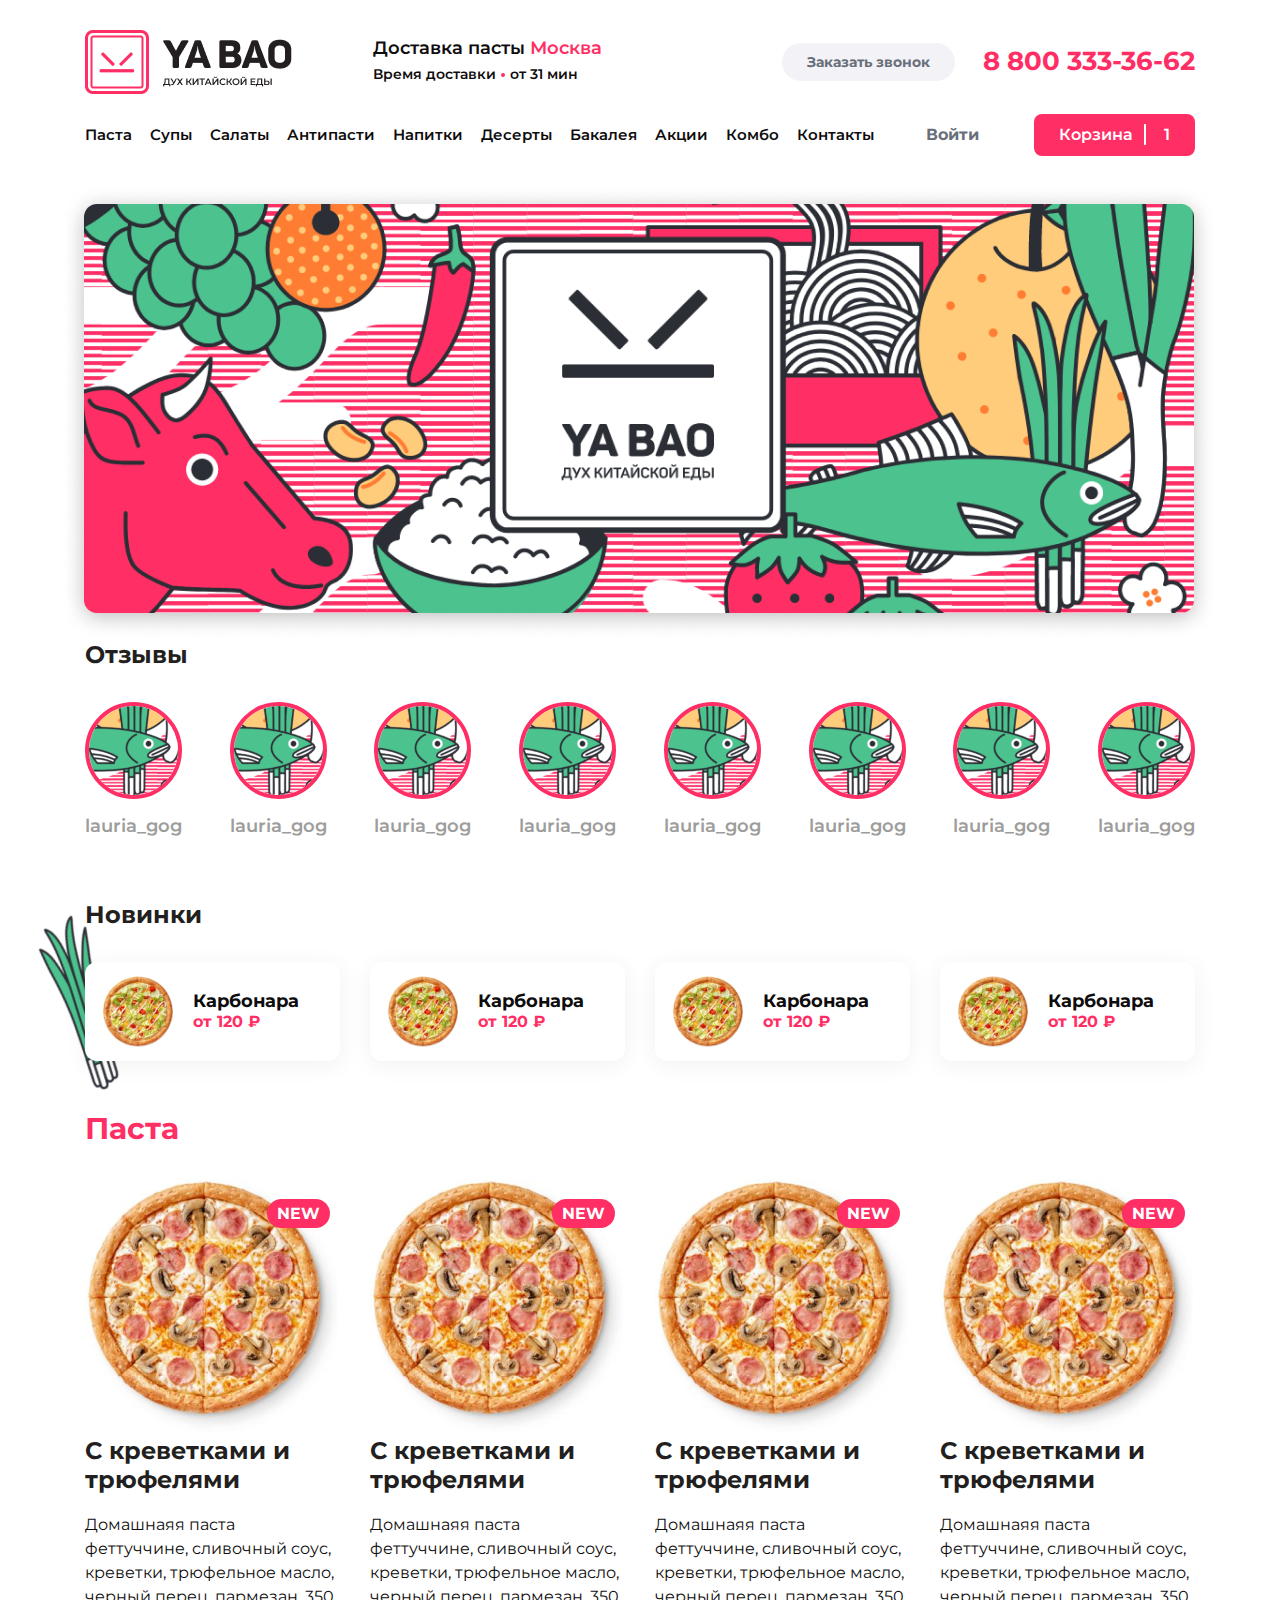
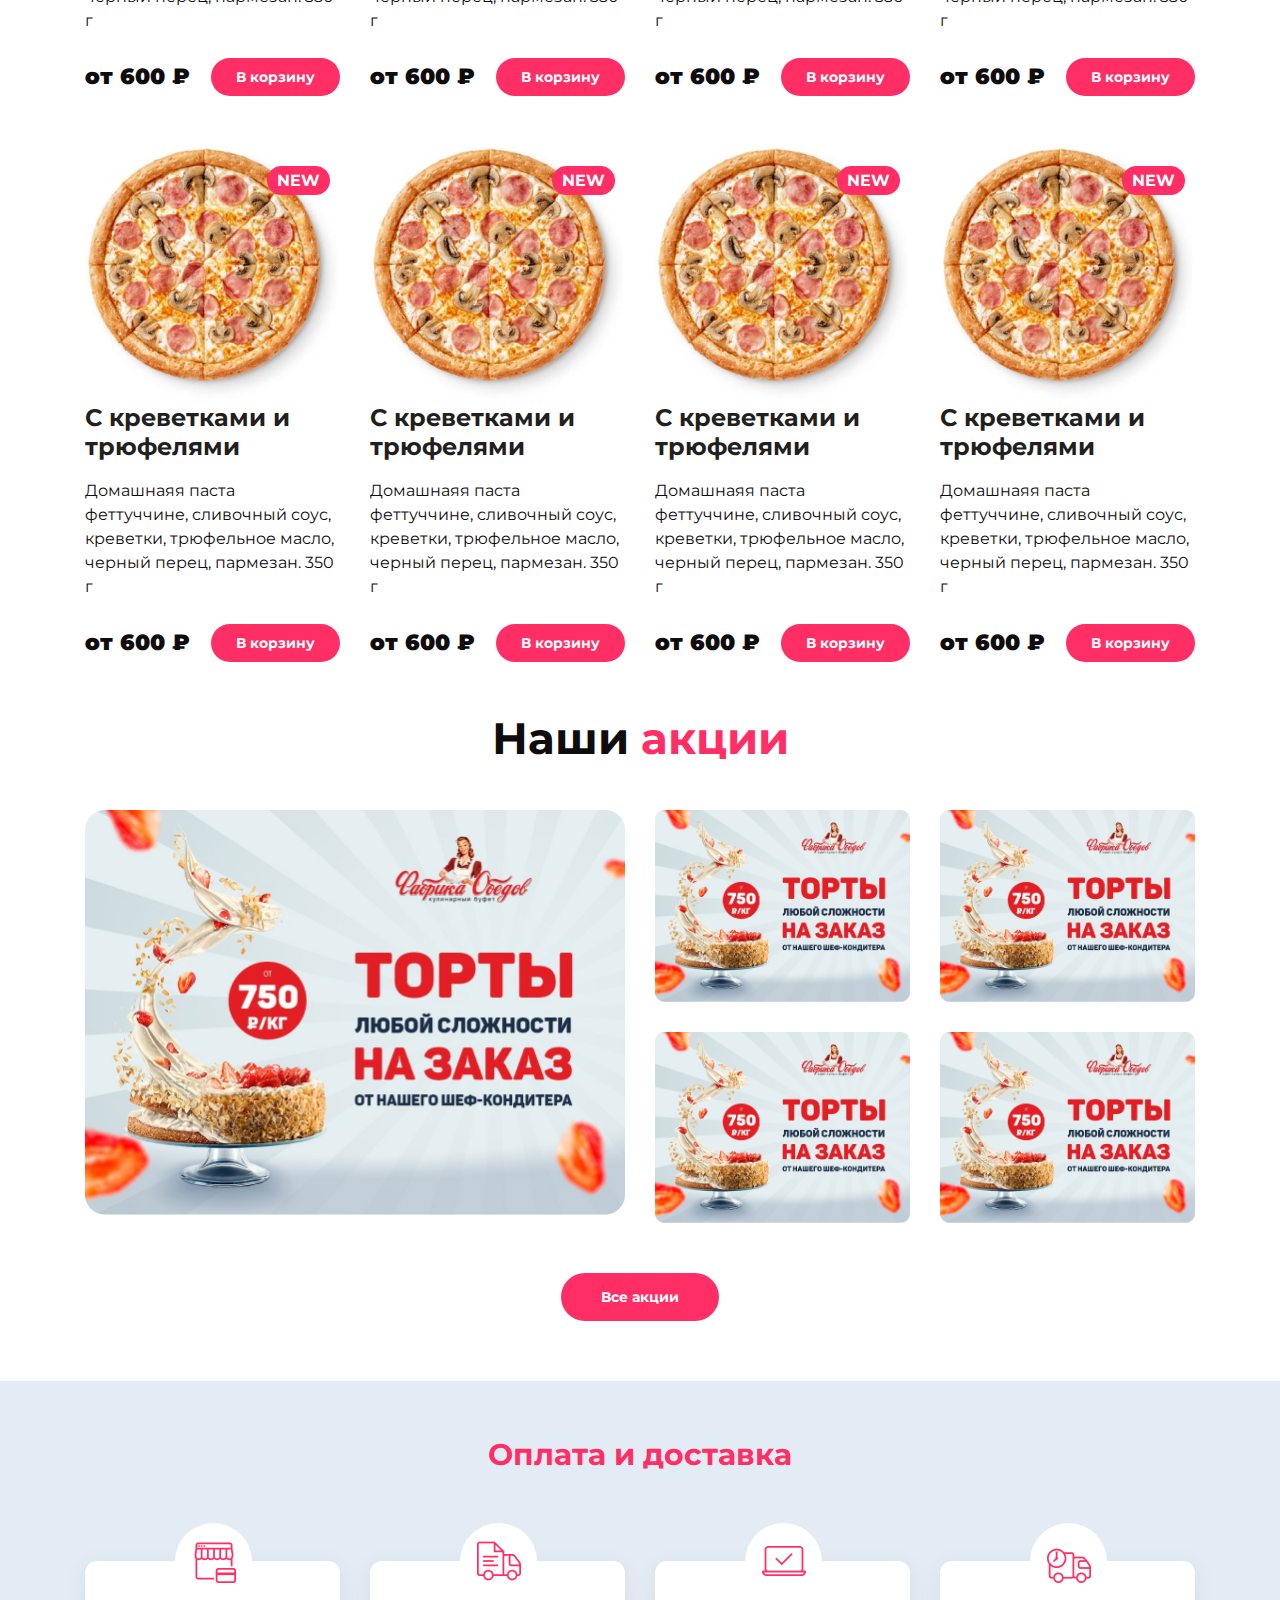
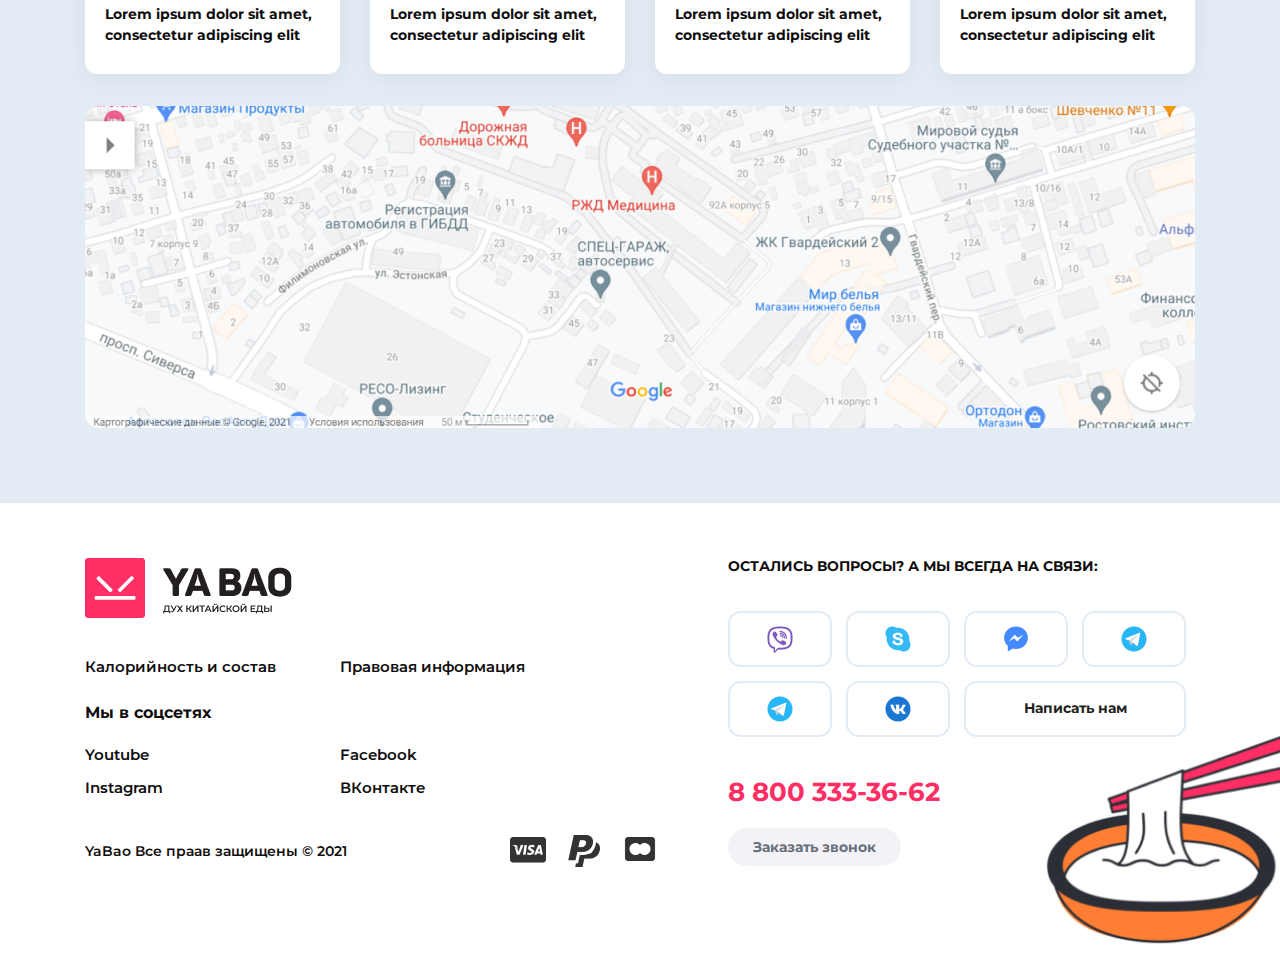
<file: index.html>
<!DOCTYPE html>
<html lang="en">
<head>
    <title>Ya Bao</title>
    <meta charset="UTF-8">
    <meta http-equiv="X-UA-Compatible" content="IE=edge">
    <meta name="viewport" content="width=device-width, initial-scale=1.0">
    <link rel="stylesheet" href="css/reset.css">
    <link rel="stylesheet" href="css/style.css">
    <link rel="preconnect" href="https://fonts.googleapis.com">
    <link rel="preconnect" href="https://fonts.gstatic.com" crossorigin>
    <link rel="preconnect" href="https://fonts.googleapis.com">
    <link rel="preconnect" href="https://fonts.gstatic.com" crossorigin>
    <link href="https://fonts.googleapis.com/css2?family=Montserrat:wght@400;500;600;700;800;900&display=swap" rel="stylesheet">
</head>
<body>
    <header class="header">
        <div class="header__container container">
            <div class="header__wrapper">
                <div class="header__side">
                    <div class="header__left">
                        <div class="header__logo logo">
                            <a class="logo__image" href="#" title="Main">
                                <img class="logo__img" src="img/logo.png" alt="Yabao">
                            </a>
                        </div>
                        <div class="header__delivery delivery">
                            <div class="delivery__geo">
                                <div class="delivery__subject">Доставка пасты</div>
                                <button class="delivery__city btn btn--city">Москва</button>
                            </div>
                            <div class="delivery__time">
                                <div class="delivery__pending">Время доставки</div>
                                <div class="delivery__timer">от 31 мин</div>
                            </div>
                        </div>
                    </div>
                    <div class="header__right">
                        <div class="header__callback callback">
                            <button class="callback__button btn btn--call">Заказать звонок</button>
                        </div>

                        <div class="header__link">
                            <a class="link link--red" href="tel:88003333662" title="88003333662">8 800 333-36-62</a>
                        </div>
                    </div>
                </div>

                <div class="header__side"> 
                    <div class="header__left">
                        <nav class="header__menu menu">
                            <ul class="menu__list">
                                <li class="menu__item"><a class="link" href="#" title="Паста">Паста</a></li>
                                <li class="menu__item"><a class="link" href="#" title="Супы">Супы</a></li>
                                <li class="menu__item"><a class="link" href="#" title="Салаты">Салаты</a></li>
                                <li class="menu__item"><a class="link" href="#" title="Антипасти">Антипасти</a></li>
                                <li class="menu__item"><a class="link" href="#" title="Напитки">Напитки</a></li>
                                <li class="menu__item"><a class="link" href="#" title="Десерты">Десерты</a></li>
                                <li class="menu__item"><a class="link" href="#" title="Бакалея">Бакалея</a></li>
                                <li class="menu__item"><a class="link" href="#" title="Акции">Акции</a></li>
                                <li class="menu__item"><a class="link" href="#" title="Комбо">Комбо</a></li>
                                <li class="menu__item"><a class="link" href="#" title="Контакты">Контакты</a></li>
                            </ul>
                        </nav>
                    </div>
                    <div class="header__right">
                        <div class="header__auth auth">
                            <button class="auth__login btn btn--login">Войти</button>
                            <button class="auth__cart btn btn--cart">
                                <span class="cart__text">Корзина</span>
                                <span class="cart__amount">1</span>
                            </button>
                        </div>
                    </div>
                </div> 
            </div>
        </div>
    </header>

    <main class="main">
        <section class="section">
            <div class="section__container section__container--slider container">
                <div class="section__wrapper">
                    <!-- <h1 class="section__title section__title--h1" style="display:none;">Yabao</h1> -->
                    <div class="section__slider slider">
                        <ul class="slider__list">
                            <li class="slider__item">
                                <img class="slider__img" src="img/slide_1.png" alt="">             
                            </li>
                        </ul>
                    </div>
                </div>
            </div>
        </section>

        <section class="section">
            <div class="section__container section__container--reviews container">
                <div class="section__wrapper section__wrapper--reviews">
                    <h3 class="section__title section__title--h3">Отзывы</h3>
                    <div class="section__reviews reviews">
                        <ul class="reviews__list">
                            <li class="reviews__item review">
                                <a class="review__link" href="#" title="Review">
                                    <div class="review__image">
                                        <img class="review__img" src="img/review_1.png" alt="Review">
                                    </div>
                                    <div class="review__profile">
                                        lauria_gog
                                    </div>  
                                </a>
                            </li>
                            <li class="reviews__item review">
                                <a class="review__link" href="#" title="Review">
                                    <div class="review__image">
                                        <img class="review__img" src="img/review_1.png" alt="Review">
                                    </div>
                                    <div class="review__profile">
                                        lauria_gog
                                    </div>  
                                </a>
                            </li>
                            <li class="reviews__item review">
                                <a class="review__link" href="#" title="Review">
                                    <div class="review__image">
                                        <img class="review__img" src="img/review_1.png" alt="Review">
                                    </div>
                                    <div class="review__profile">
                                        lauria_gog
                                    </div>  
                                </a>
                            </li>
                            <li class="reviews__item review">
                                <a class="review__link" href="#" title="Review">
                                    <div class="review__image">
                                        <img class="review__img" src="img/review_1.png" alt="Review">
                                    </div>
                                    <div class="review__profile">
                                        lauria_gog
                                    </div>  
                                </a>
                            </li>
                            <li class="reviews__item review">
                                <a class="review__link" href="#" title="Review">
                                    <div class="review__image">
                                        <img class="review__img" src="img/review_1.png" alt="Review">
                                    </div>
                                    <div class="review__profile">
                                        lauria_gog
                                    </div>  
                                </a>
                            </li>
                            <li class="reviews__item review">
                                <a class="review__link" href="#" title="Review">
                                    <div class="review__image">
                                        <img class="review__img" src="img/review_1.png" alt="Review">
                                    </div>
                                    <div class="review__profile">
                                        lauria_gog
                                    </div>  
                                </a>
                            </li>
                            <li class="reviews__item review">
                                <a class="review__link" href="#" title="Review">
                                    <div class="review__image">
                                        <img class="review__img" src="img/review_1.png" alt="Review">
                                    </div>
                                    <div class="review__profile">
                                        lauria_gog
                                    </div>  
                                </a>
                            </li>
                            <li class="reviews__item review">
                                <a class="review__link" href="#" title="Review">
                                    <div class="review__image">
                                        <img class="review__img" src="img/review_1.png" alt="Review">
                                    </div>
                                    <div class="review__profile">
                                        lauria_gog
                                    </div>  
                                </a>
                            </li>
                        </ul>
                    </div>
                </div>
            </div>
        </section>

        <section class="section">
            <div class="section__container container">
                <div class="section__wrapper section__wrapper--novelties">
                    <h3 class="section__title section__title--h3">Новинки</h3>
                    <div class="section__novelties novelties">
                        <ul class="novelties__list">
                            <li class="novelties__item">
                                <a class="novelties__link" href="#" title="novelty">
                                    <div class="novelties__novelty novelty">
                                        <div class="novelty__image">
                                            <img class="novelty__img" src="img/novelty.png" alt="Карбонара">
                                        </div>
                                        <div class="novelty__info">
                                            <div class="novelty__title">Карбонара</div>
                                            <div class="novelty__price">от 120 ₽</div>
                                        </div>
                                    </div>                        
                                </a>
                            </li>
                            <li class="novelties__item">
                                <a class="novelties__link" href="#" title="novelty">
                                    <div class="novelties__novelty novelty">          
                                        <div class="novelty__image">
                                            <img class="novelty__img" src="img/novelty.png" alt="Карбонара">
                                        </div>
                                        <div class="novelty__info">
                                            <div class="novelty__title">Карбонара</div>
                                            <div class="novelty__price">от 120 ₽</div>
                                        </div>
                                    </div>                        
                                </a>
                            </li>
                            <li class="novelties__item">
                                <a class="novelties__link" href="#" title="novelty">
                                    <div class="novelties__novelty novelty">
                                        <div class="novelty__image">
                                            <img class="novelty__img" src="img/novelty.png" alt="Карбонара">
                                        </div>
                                        <div class="novelty__info">
                                            <div class="novelty__title">Карбонара</div>
                                            <div class="novelty__price">от 120 ₽</div>
                                        </div>
                                    </div>                        
                                </a>
                            </li>
                            <li class="novelties__item">
                                <a class="novelties__link" href="#" title="novelty">
                                    <div class="novelties__novelty novelty">
                                        <div class="novelty__image">
                                            <img class="novelty__img" src="img/novelty.png" alt="Карбонара">
                                        </div>
                                        <div class="novelty__info">
                                            <div class="novelty__title">Карбонара</div>
                                            <div class="novelty__price">от 120 ₽</div>
                                        </div>
                                    </div>                        
                                </a>
                            </li>
                        </ul>
                    </div>
                </div>
            </div>
        </section>

        <section class="section">
            <div class="section__container container">
                <div class="section__wrapper">
                    <h2 class="section__title section__title--h2">Паста</h2>
                    <div class="section__products products">
                        <ul class="products__list">
                            <li class="products__item">
                                <div class="products__product product">
                                    <div class="product__header">
                                        <img class="product__image" src="img/kevetki_trufel.png" alt="С креветками и трюфелями">
                                        <div class="product__tag tag">New</div>
                                    </div>
                                    <div class="product__main">
                                        <h3 class="product__title section__title section__title--h3">С креветками и трюфелями</h3>
                                        <p class="product__text">Домашнаяя паста феттуччине, сливочный соус, креветки, трюфельное масло, черный перец, пармезан. 350 г</p>
                                    </div>
                                    <div class="product__footer">
                                        <div class="product__price">от 600 ₽</div>
                                        <button class="product__button btn btn--add">В корзину</button>
                                    </div>
                                </div>
                            </li>
                            <li class="products__item">
                                <div class="products__product product">
                                    <div class="product__header">
                                        <img class="product__image" src="img/kevetki_trufel.png" alt="С креветками и трюфелями">
                                        <div class="product__tag tag">New</div>
                                    </div>
                                    <div class="product__main">
                                        <h3 class="product__title section__title section__title--h3">С креветками и трюфелями</h3>
                                        <p class="product__text">Домашнаяя паста феттуччине, сливочный соус, креветки, трюфельное масло, черный перец, пармезан. 350 г</p>
                                    </div>
                                    <div class="product__footer">
                                        <div class="product__price">от 600 ₽</div>
                                        <button class="product__button btn btn--add">В корзину</button>
                                    </div>
                                </div>
                            </li>
                            <li class="products__item">
                                <div class="products__product product">
                                    <div class="product__header">
                                        <img class="product__image" src="img/kevetki_trufel.png" alt="С креветками и трюфелями">
                                        <div class="product__tag tag">New</div>
                                    </div>
                                    <div class="product__main">
                                        <h3 class="product__title section__title section__title--h3">С креветками и трюфелями</h3>
                                        <p class="product__text">Домашнаяя паста феттуччине, сливочный соус, креветки, трюфельное масло, черный перец, пармезан. 350 г</p>
                                    </div>
                                    <div class="product__footer">
                                        <div class="product__price">от 600 ₽</div>
                                        <button class="product__button btn btn--add">В корзину</button>
                                    </div>
                                </div>
                            </li>
                            <li class="products__item">
                                <div class="products__product product">
                                    <div class="product__header">
                                        <img class="product__image" src="img/kevetki_trufel.png" alt="С креветками и трюфелями">
                                        <div class="product__tag tag">New</div>
                                    </div>
                                    <div class="product__main">
                                        <h3 class="product__title section__title section__title--h3">С креветками и трюфелями</h3>
                                        <p class="product__text">Домашнаяя паста феттуччине, сливочный соус, креветки, трюфельное масло, черный перец, пармезан. 350 г</p>
                                    </div>
                                    <div class="product__footer">
                                        <div class="product__price">от 600 ₽</div>
                                        <button class="product__button btn btn--add">В корзину</button>
                                    </div>
                                </div>
                            </li>
                            <li class="products__item">
                                <div class="products__product product">
                                    <div class="product__header">
                                        <img class="product__image" src="img/kevetki_trufel.png" alt="С креветками и трюфелями">
                                        <div class="product__tag tag">New</div>
                                    </div>
                                    <div class="product__main">
                                        <h3 class="product__title section__title section__title--h3">С креветками и трюфелями</h3>
                                        <p class="product__text">Домашнаяя паста феттуччине, сливочный соус, креветки, трюфельное масло, черный перец, пармезан. 350 г</p>
                                    </div>
                                    <div class="product__footer">
                                        <div class="product__price">от 600 ₽</div>
                                        <button class="product__button btn btn--add">В корзину</button>
                                    </div>
                                </div>
                            </li>
                            <li class="products__item">
                                <div class="products__product product">
                                    <div class="product__header">
                                        <img class="product__image" src="img/kevetki_trufel.png" alt="С креветками и трюфелями">
                                        <div class="product__tag tag">New</div>
                                    </div>
                                    <div class="product__main">
                                        <h3 class="product__title section__title section__title--h3">С креветками и трюфелями</h3>
                                        <p class="product__text">Домашнаяя паста феттуччине, сливочный соус, креветки, трюфельное масло, черный перец, пармезан. 350 г</p>
                                    </div>
                                    <div class="product__footer">
                                        <div class="product__price">от 600 ₽</div>
                                        <button class="product__button btn btn--add">В корзину</button>
                                    </div>
                                </div>
                            </li>
                            <li class="products__item">
                                <div class="products__product product">
                                    <div class="product__header">
                                        <img class="product__image" src="img/kevetki_trufel.png" alt="С креветками и трюфелями">
                                        <div class="product__tag tag">New</div>
                                    </div>
                                    <div class="product__main">
                                        <h3 class="product__title section__title section__title--h3">С креветками и трюфелями</h3>
                                        <p class="product__text">Домашнаяя паста феттуччине, сливочный соус, креветки, трюфельное масло, черный перец, пармезан. 350 г</p>
                                    </div>
                                    <div class="product__footer">
                                        <div class="product__price">от 600 ₽</div>
                                        <button class="product__button btn btn--add">В корзину</button>
                                    </div>
                                </div>
                            </li>
                            <li class="products__item">
                                <div class="products__product product">
                                    <div class="product__header">
                                        <img class="product__image" src="img/kevetki_trufel.png" alt="С креветками и трюфелями">
                                        <div class="product__tag tag">New</div>
                                    </div>
                                    <div class="product__main">
                                        <h3 class="product__title section__title section__title--h3">С креветками и трюфелями</h3>
                                        <p class="product__text">Домашнаяя паста феттуччине, сливочный соус, креветки, трюфельное масло, черный перец, пармезан. 350 г</p>
                                    </div>
                                    <div class="product__footer">
                                        <div class="product__price">от 600 ₽</div>
                                        <button class="product__button btn btn--add">В корзину</button>
                                    </div>
                                </div>
                            </li>
                        </ul>
                    </div>
                </div>                       
            </div>
        </section>

        <section class="section">
            <div class="section__container container">
                <div class="section__wrapper section__wrapper--discounts">
                    <h2 class="section__title section__title--h2 section__title--center">Наши <span class="section__title--pink">акции</span></h2>
                    <div class="section__discounts discounts">
                        <div class="discounts__main">
                            <a class="discounts__link" href="#" title="Скидка">
                                <img class="discounts__img" src="/img/discount.png" alt="Скидка">
                            </a>  
                        </div>
                        <ul class="discounts__list">
                            <li class="discounts__item">
                                <a class="discounts__link" href="#" title="Скидка">
                                    <img class="discounts__img" src="/img/discount.png" alt="Скидка">
                                </a>  
                            </li>
                            <li class="discounts__item">
                                <a class="discounts__link" href="#" title="Скидка">
                                    <img class="discounts__img" src="/img/discount.png" alt="Скидка">
                                </a>  
                            </li>
                            <li class="discounts__item">
                                <a class="discounts__link" href="#" title="Скидка">
                                    <img class="discounts__img" src="/img/discount.png" alt="Скидка">
                                </a>  
                            </li>
                            <li class="discounts__item">
                                <a class="discounts__link" href="#" title="Скидка">
                                    <img class="discounts__img" src="/img/discount.png" alt="Скидка">
                                </a>  
                            </li>
                        </ul>
                    </div>
                    <div class="discounts__all">
                        <a class="discounts__button btn btn--disc" href="#" title="">Все акции</a>
                    </div>
                </div>
            </div>
        </section>

        <section class="section section--payment-delivery">
            <div class="section__container container">
                <div class="section__wrapper section__wrapper--payment-delivery">
                    <h2 class="section__title section__title--h2 section__title--payment">Оплата и доставка</h2>
                    <div class="section__payment-delivery payment-delivery">
                        <ul class="payment-delivery__list">
                            <li class="payment-delivery__item payment-delivery__item--card">                                
                                <p class="payment-delivery__text">Lorem ipsum dolor sit amet, consectetur adipiscing elit</p>
                            </li>
                            <li class="payment-delivery__item payment-delivery__item--track">                                
                                <p class="payment-delivery__text">Lorem ipsum dolor sit amet, consectetur adipiscing elit</p>
                            </li>
                            <li class="payment-delivery__item payment-delivery__item--note">                                
                                <p class="payment-delivery__text">Lorem ipsum dolor sit amet, consectetur adipiscing elit</p>
                            </li>
                            <li class="payment-delivery__item payment-delivery__item--time">                                
                                <p class="payment-delivery__text">Lorem ipsum dolor sit amet, consectetur adipiscing elit</p>
                            </li>
                        </ul>

                        <div class="payment-delivery__map">
                            <img class="payment-delivery__img" src="img/map.png" alt="Карта">
                        </div>
                    </div>
                </div>
            </div>
        </section>



    </main>



    <footer class="footer">
            <div class="footer__container container">
                <div class="footer__wrapper">
                    <div class="footer__left">
                        <div class="footer__logo logo">
                            <a class="logo__image" href="#" title="Main">
                                <img class="logo__img" src="img/logo_footer.png" alt="Yabao">
                            </a>
                        </div>
                        <nav class="footer__menu menu">
                            <ul class="menu__list menu__list menu__list--footer">
                                <li class="menu__item menu__item--footer">
                                    <a class="link" href="#" title="Калорийность и состав">Калорийность и состав</a>
                                </li>
                                <li class="menu__item menu__item--footer">
                                    <a class="link" href="#" title="Правовая информация">Правовая информация</a>
                                </li>
                            </ul>
                        </nav>
                            
                        <nav class="footer__social social">
                            <div class="social__title">Мы в соцсетях</div>
                            <div class="social__menu menu">
                                <ul class="menu__list menu__list--footer">
                                    <li class="menu__item menu__item--social">
                                        <a class="link" href="#" title="Youtube">Youtube</a>
                                    </li>
                                    <li class="menu__item menu__item--social">
                                        <a class="link" href="#" title="Facebook">Facebook</a>
                                    </li>
                                    <li class="menu__item menu__item--social">
                                        <a class="link" href="#" title="Instagram">Instagram</a>
                                    </li>
                                    <li class="menu__item menu__item--social">
                                        <a class="link" href="#" title="ВКонтакте">ВКонтакте</a>
                                    </li>
                                </ul>
                            </div>
                        </nav>

                        <div class="footer__copyrights">
                            <div class="footer__copyright">
                                YaBao Все праав защищены © 2021
                            </div>
                            <div class="footer__paysystem paysystem">
                                <ul class="paysystem__list">
                                    <li class="paysystem__item">
                                        <img class="paysystem__img" src="img/pay_visa.png" alt="Visa">
                                    </li>
                                    <li class="paysystem__item">
                                        <img class="paysystem__img" src="img/pay_paypal.png" alt="Paypal">
                                    </li>
                                    <li class="paysystem__item">
                                        <img class="paysystem__img" src="img/pay_mastercard.png" alt="Mastercard">
                                    </li>
                                </ul>
                            </div>
                        </div>
                               
                    </div>

                    <div class="footer__right">
                        <div class="footer__title">
                            Остались вопросы? А мы всегда на связи:
                        </div>
                        <div class="footer__messengers messengers">
                            <ul class="messengers__list">
                                <li class="messenger__item">
                                    <a class="link" href="#" title="Viber">
                                        <span class="messenger__button btn btn--messenger">
                                            <img class="messenger__img" src="img/mess_viber.png" alt="Viber">
                                        </span>
                                    </a>
                                </li>
                                <li class="messenger__item">
                                    <a class="link" href="#" title="Skype">
                                        <span class="messenger__button btn btn--messenger">
                                            <img class="messenger__img" src="img/mess_skype.png" alt="Skype">
                                        </span>
                                    </a>
                                </li>
                                <li class="messenger__item">
                                    <a class="link" href="#" title="Facebook">
                                        <span class="messenger__button btn btn--messenger">
                                            <img class="messenger__img" src="img/mess_fb.png" alt="Facebook">
                                        </span>
                                    </a>
                                </li>
                                <li class="messenger__item">
                                    <a class="link" href="#" title="Telegram">
                                        <span class="messenger__button btn btn--messenger">
                                            <img class="messenger__img" src="img/mess_tg.png" alt="Telegram">
                                        </span>
                                    </a>
                                </li>

                                <li class="messenger__item">
                                    <a class="link" href="#" title="Facebook">
                                        <span class="messenger__button btn btn--messenger">
                                            <img class="messenger__img" src="img/mess_fb_s.png" alt="Facebook">
                                        </span>
                                    </a>
                                </li>
                                <li class="messenger__item">
                                    <a class="link" href="#" title="VKontakte">
                                        <span class="messenger__button btn btn--messenger">
                                            <img class="messenger__img" src="img/mess_vk.png" alt="VKontakte">
                                        </span>
                                    </a>
                                </li>
                                <li class="messenger__item">
                                    <a class="link" href="#" title="Message">
                                        <span class="messenger__button messenger__button--last btn btn--messenger">
                                            Написать нам
                                        </span>
                                    </a>
                                </li>
                            </ul>
                        </div>
                        <div class="footer__link">
                            <a class="link link--red" href="tel:88003333662" title="88003333662">8 800 333-36-62</a>
                        </div>

                        <div class="footer__callback callback">
                            <button class="callback__button btn btn--call">Заказать звонок</button>
                        </div>
                    </div>
                </div>
            </div>
    </footer>




</body>
</html>
</file>
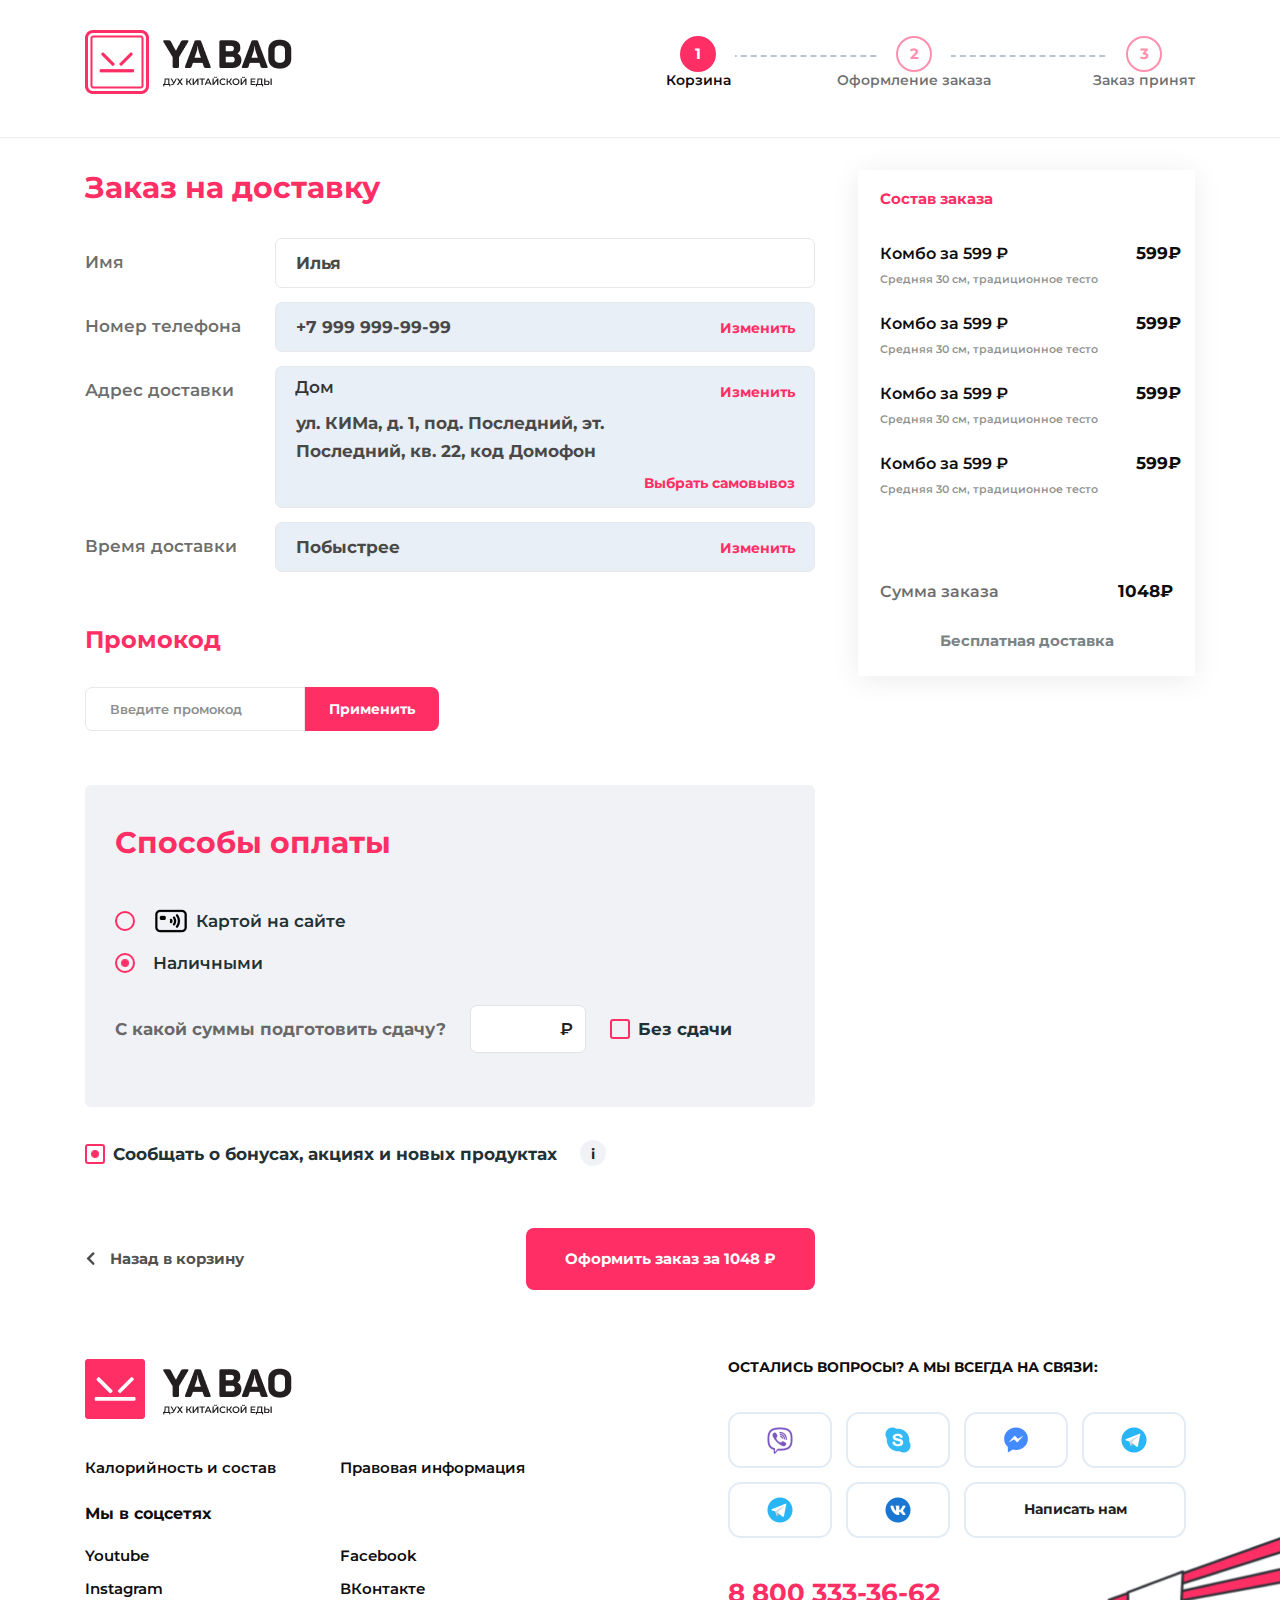
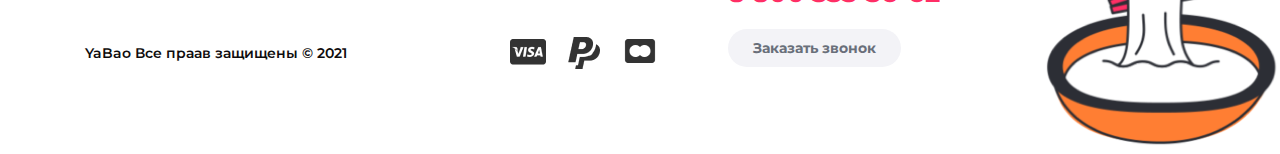
<file: cart.html>
<!DOCTYPE html>
<html lang="en">
<head>
    <title>Ya Bao Cart</title>
    <meta charset="UTF-8">
    <meta http-equiv="X-UA-Compatible" content="IE=edge">
    <meta name="viewport" content="width=device-width, initial-scale=1.0">
    <link rel="stylesheet" href="css/reset.css">
    <link rel="stylesheet" href="css/style.css">
    <link rel="preconnect" href="https://fonts.googleapis.com">
    <link rel="preconnect" href="https://fonts.gstatic.com" crossorigin>
    <link rel="preconnect" href="https://fonts.googleapis.com">
    <link rel="preconnect" href="https://fonts.gstatic.com" crossorigin>
    <link href="https://fonts.googleapis.com/css2?family=Montserrat:wght@400;500;600;700;800;900&display=swap" rel="stylesheet">
</head>
<body>
    <header class="header header--cart">
        <div class="header__container container">
            <div class="header__wrapper">
                <div class="header__side">
                    <div class="header__left">
                        <div class="header__logo logo">
                            <a class="logo__image" href="#" title="Main">
                                <img class="logo__img" src="img/logo.png" alt="Yabao">
                            </a>
                        </div>
                    </div>
                    <div class="header__right">
                        <ul class="header__steps steps">
                            <li class="steps__step step">
                                <div class="step__wrapper">
                                    <div class="step__counter step__counter--active">1</div>
                                </div>
                                <div class="step__text step__text--active">Корзина</div>
                            </li>
                            <!-- <div class="steps__line"></div> -->
                            <li class="steps__step step">
                                <div class="step__wrapper">
                                    <div class="step__counter">2</div>
                                </div>
                                <div class="step__text">Оформление заказа</div> 
                            </li>
                            <!-- <div class="steps__line"></div> -->
                            <li class="steps__step step">
                                <div class="step__wrapper">
                                    <div class="step__counter">3</div>
                                </div>
                                <div class="step__text">Заказ принят</div> 
                            </li>
                        </ul>
                    </div>
                </div>
            </div>
        </div>
    </header>

    <main>
        <section class="section">
            <div class="section container">
                <div class="section__wrapper section__wrapper--cart">
                    <div class="section__order">
                        <h1 class="section__title section__title--h1">Заказ на доставку</h1>
                        <div class="section__form form">
                            <form class="form__order" action="#" method="post">
                                <fieldset class="form__fieldset">
                                    <div class="form__row">
                                        <label class="form__label form__label--main" for="name">Имя</label>
                                        <input class="form__input form__input--active npt npt--edit" type="text" name="name" id="name" required value="Илья" inputmode="text">
                                    </div>
                                    <div class="form__row">
                                        <label class="form__label form__label--main" for="phone">Номер телефона</label>
                                        <input class="form__input npt npt--edit" type="tel" inputmode="tel" name="phone" id="phone" required value="+7 999 999-99-99">
                                        <button type="button" class="btn btn--form btn--form-top">Изменить</button>   
                                    </div>
                                    <div class="form__row">
                                        <label class="form__label form__label--main" for="address">Адрес доставки</label>
                                        <button class="btn btn--place form__place" type="button">Дом</button>
                                        <textarea class="form__input form__input--textarea npt npt--edit" type="text" inputmode="text" name="address" id="address" required>ул. КИМа, д. 1, под. Последний, эт. Последний, кв. 22, код Домофон</textarea>
                                        <button class="btn btn--form btn--form-top" type="button">Изменить</button>
                                        <button class="btn btn--form btn--form-bottom" type="button">Выбрать самовывоз</button>
                                    </div>
                                    <div class="form__row">
                                        <label class="form__label form__label--main" for="time">Время доставки</label>
                                        <input class="form__input npt npt--edit" type="text" inputmode="text" name="time" id="time" required value="Побыстрее">
                                        <button class="btn btn--form btn--form-top" type="button">Изменить</button>   
                                    </div>
                                </fieldset>
                                <fieldset class="form__fieldset">
                                    <h3 class="section__title section__title--h3 section__title--pink">Промокод</h3>
                                    <div class="form__row form__row--middle">
                                        <input class="form__input form__input--active npt npt--edit npt--promo" type="text" inputmode="text" name="promo" id="promo" value="" placeholder="Введите промокод">
                                        <button class="btn btn--promo" type="button">Применить</button>                                        
                                    </div>
                                </fieldset>
                                <fieldset class="form__fieldset form__fieldset--payment">
                                    <h2 class="section__title section__title--h2">Способы оплаты</h2>
                                    <input class="form__radio" type="radio" name="payment" value="card" id="card">
                                    <label class="form__label form__label--radio form__label--nfc" for="card"><span class="label__icon"></span>Картой на сайте</label>
                                    <input class="form__radio" type="radio" name="payment" value="cash" id="cash" checked="checked">
                                    <label class="form__label form__label--radio" for="cash">Наличными</label>
                                    <div class="form__row form__row--change">
                                        <label class="form__label form__label--change" for="change">С какой суммы подготовить сдачу?</label>
                                        <div class="form__change">
                                            <input class="form__input form__input--active form__input--rub npt npt--rub" type="number" inputmode="number" name="change" id="change" value="">
                                        </div>
                                        <input class="form__checkbox" type="checkbox" name="no-change" id="no-change" value="">
                                        <label class="form__label form__label--checkbox" for="no-change">Без сдачи</label>
                                    </div>
                                </fieldset>
                                <fieldset class="form__fieldset form__fieldset--bonus">
                                    <input class="form__checkbox" type="checkbox" name="subscribe" id="subscribe" value="" checked="checked">
                                    <label class="form__label form__label--checkbox" for="subscribe">Сообщать о бонусах, акциях и новых продуктах</label>
                                    <button class="form__info btn btn--info" type="button">i</button>
                                </fieldset>
                                <div class="form__row">
                                    <a class="form__link link link--back" href="#" title="Назад в корзину">Назад в корзину</a>
                                    <button class="btn btn--submit form__submit" type="submit" value="">Оформить заказ за 1048 ₽</button>
                                </div>
                            </form>
                        </div>
                    </div>
                    <div class="section__compound">
                        <div class="compound">
                            <h3 class="compound__title section__title section__title--h4">Состав заказа</h3>
                            <!-- <div class="compound__elements"> -->
                            <ul class="compound__list">
                                <li class="compound__item in-order">
                                    <div class="in-order__description">
                                        <div class="in-order__title">Комбо за 599 ₽</div>
                                        <div class="in-order__text">Средняя 30 см, традиционное тесто</div>
                                    </div>
                                    <div class="in-order__price">599₽</div>
                                </li>
                                <li class="compound__item in-order">
                                    <div class="in-order__description">
                                        <div class="in-order__title">Комбо за 599 ₽</div>
                                        <div class="in-order__text">Средняя 30 см, традиционное тесто</div>
                                    </div>
                                    <div class="in-order__price">599₽</div>
                                </li>
                                <li class="compound__item in-order">
                                    <div class="in-order__description">
                                        <div class="in-order__title">Комбо за 599 ₽</div>
                                        <div class="in-order__text">Средняя 30 см, традиционное тесто</div>
                                    </div>
                                    <div class="in-order__price">599₽</div>
                                </li>
                                <li class="compound__item in-order">
                                    <div class="in-order__description">
                                        <div class="in-order__title">Комбо за 599 ₽</div>
                                        <div class="in-order__text">Средняя 30 см, традиционное тесто</div>
                                    </div>
                                    <div class="in-order__price">599₽</div>
                                </li>
                                <li class="compound__item in-order">
                                    <div class="in-order__description">
                                        <div class="in-order__title">Комбо за 599 ₽</div>
                                        <div class="in-order__text">Средняя 30 см, традиционное тесто</div>
                                    </div>
                                    <div class="in-order__price">599₽</div>
                                </li>   
                                <li class="compound__item in-order">
                                    <div class="in-order__description">
                                        <div class="in-order__title">Комбо за 599 ₽</div>
                                        <div class="in-order__text">Средняя 30 см, традиционное тесто</div>
                                    </div>
                                    <div class="in-order__price">599₽</div>
                                </li>   
                            </ul>
                            <div class="in-order__total">
                                <div class="in-order__title in-order__title--total">Сумма заказа</div>
                                <div class="in-order__price in-order__price--total">1048₽</div>
                            </div>
                            <div class="compound__delivery">
                                Бесплатная доставка
                            </div>
                            <!-- </div> -->
                        </div>
                    </div>
                </div>
            </div>
        </section>
    </main>

    <footer class="footer">
        <div class="footer__container container">
            <div class="footer__wrapper">
                <div class="footer__left">
                    <div class="footer__logo logo">
                        <a class="logo__image" href="#" title="Main">
                            <img class="logo__img" src="img/logo_footer.png" alt="Yabao">
                        </a>
                    </div>
                    <nav class="footer__menu menu">
                        <ul class="menu__list menu__list menu__list--footer">
                            <li class="menu__item menu__item--footer">
                                <a class="link" href="#" title="Калорийность и состав">Калорийность и состав</a>
                            </li>
                            <li class="menu__item menu__item--footer">
                                <a class="link" href="#" title="Правовая информация">Правовая информация</a>
                            </li>
                        </ul>
                    </nav>
                    <nav class="footer__social social">
                        <div class="social__title">Мы в соцсетях</div>
                        <div class="social__menu menu">
                            <ul class="menu__list menu__list--footer">
                                <li class="menu__item menu__item--social">
                                    <a class="link" href="#" title="Youtube">Youtube</a>
                                </li>
                                <li class="menu__item menu__item--social">
                                    <a class="link" href="#" title="Facebook">Facebook</a>
                                </li>
                                <li class="menu__item menu__item--social">
                                    <a class="link" href="#" title="Instagram">Instagram</a>
                                </li>
                                <li class="menu__item menu__item--social">
                                    <a class="link" href="#" title="ВКонтакте">ВКонтакте</a>
                                </li>
                            </ul>
                        </div>
                    </nav>
                    <div class="footer__copyrights">
                        <div class="footer__copyright">
                            YaBao Все праав защищены © 2021
                        </div>
                        <div class="footer__paysystem paysystem">
                            <ul class="paysystem__list">
                                <li class="paysystem__item">
                                    <img class="paysystem__img" src="img/pay_visa.png" alt="Visa">
                                </li>
                                <li class="paysystem__item">
                                    <img class="paysystem__img" src="img/pay_paypal.png" alt="Paypal">
                                </li>
                                <li class="paysystem__item">
                                    <img class="paysystem__img" src="img/pay_mastercard.png" alt="Mastercard">
                                </li>
                            </ul>
                        </div>
                    </div>
                </div>

                <div class="footer__right">
                    <div class="footer__title">
                        Остались вопросы? А мы всегда на связи:
                    </div>
                    <div class="footer__messengers messengers">
                        <ul class="messengers__list">
                            <li class="messenger__item">
                                <a class="link" href="#" title="Viber">
                                    <span class="messenger__button btn btn--messenger">
                                        <img class="messenger__img" src="img/mess_viber.png" alt="Viber">
                                    </span>
                                </a>
                            </li>
                            <li class="messenger__item">
                                <a class="link" href="#" title="Skype">
                                    <span class="messenger__button btn btn--messenger">
                                        <img class="messenger__img" src="img/mess_skype.png" alt="Skype">
                                    </span>
                                </a>
                            </li>
                            <li class="messenger__item">
                                <a class="link" href="#" title="Facebook">
                                    <span class="messenger__button btn btn--messenger">
                                        <img class="messenger__img" src="img/mess_fb.png" alt="Facebook">
                                    </span>
                                </a>
                            </li>
                            <li class="messenger__item">
                                <a class="link" href="#" title="Telegram">
                                    <span class="messenger__button btn btn--messenger">
                                        <img class="messenger__img" src="img/mess_tg.png" alt="Telegram">
                                    </span>
                                </a>
                            </li>
                            <li class="messenger__item">
                                <a class="link" href="#" title="Facebook">
                                    <span class="messenger__button btn btn--messenger">
                                        <img class="messenger__img" src="img/mess_fb_s.png" alt="Facebook">
                                    </span>
                                </a>
                            </li>
                            <li class="messenger__item">
                                <a class="link" href="#" title="VKontakte">
                                    <span class="messenger__button btn btn--messenger">
                                        <img class="messenger__img" src="img/mess_vk.png" alt="VKontakte">
                                    </span>
                                </a>
                            </li>
                            <li class="messenger__item">
                                <a class="link" href="#" title="Message">
                                    <span class="messenger__button messenger__button--last btn btn--messenger">
                                        Написать нам
                                    </span>
                                </a>
                            </li>
                        </ul>
                    </div>
                    <div class="footer__link">
                        <a class="link link--red" href="tel:88003333662" title="88003333662">8 800 333-36-62</a>
                    </div>
                    <div class="footer__callback callback">
                        <button class="callback__button btn btn--call">Заказать звонок</button>
                    </div>
                </div>
            </div>
        </div>
</footer>




</body>
</html>
</file>
<file: css/style.css>
@import url("reset.css");

body {
    font-family: Montserrat, sans-serif;
    color: #0E0C0D; 
    line-height: 1.2;
}

ul, ol {
    list-style-type: none;
    padding: 0;
    margin: 0;
}

body {
    min-height: 100vh;
}

.container {
    max-width: 1140px;
    margin-right: auto;
    margin-left: auto;
    padding-right: 15px;
    padding-left: 15px;
}

.section__title {
    margin-bottom: 32px;
    font-size: 30px;
    font-weight: 700;
}

.section__title--h1 {
    margin-bottom: 32px;
    font-size: 30px;
    color: #FF2E65;
}

.section__title--h2 {
    color: #FF2E65;
}

.section__title--h3 {
    font-size: 24px;
    color: #231F20;
}

.section__title--h4 {
    font-size: 15px;
    color: #FF2E65;
}

.section__title--center {
    margin-bottom: 45px;
    text-align: center;
    font-size: 44px;
    font-weight: 700;
    color: #0E0C0D;
}

.section__title--pink {
    color: #FF2E65;
}

.section__title--payment {
    font-size: 30px;
    text-align: center;  
}

.tag {
    background-color: #FF2E65;
    color: #FFFFFF;
    border: 0;
    border-radius: 20px;
    padding: 5px 10px;
    text-transform: uppercase;
    font-weight: 700;
}

.link {
    display: flex;
    align-items: center;
    font-size: 15px;
    font-weight: 600;
    color: #0E0C0D;
}

.link--red {
    color: #FF2E65;
    font-size: 26px;
    font-weight: 700;
}

.link--back {
    color: rgba(35, 31, 32, 0.8);
    font-weight: 700;
    line-height: 1.86;
}

.btn {
    cursor: pointer;
    font-size: 14px;
    font-weight: 700;
    line-height: 2;
    border-radius: 8px;
    background-color: #FF2E65;
    color: #FFF;
    border: 0;
    padding: 5px 25px;
}

.btn--city {
    font-size: 18px;
    font-weight: 600;
    color: #FF2E65;
    background-color: transparent;
    border: 0;
    padding: 0;    
}

.btn--call {
    color: #696F7A;
    background-color: #F3F3F7;
    border-radius: 28px;
}


.btn--login {
    background-color: transparent;
    color: #696F7A;
    font-size: 16px;
    line-height: 1.75;
}

.btn--cart {
    font-size: 16px;
    font-weight: 600;
    line-height: 1.75;
    padding-top: 7px;
    padding-bottom: 7px;
}

.btn--add {
    border-radius: 23px;
}

.btn--disc {
    padding: 10px 40px;
    border-radius: 24px;
}

.btn--messenger {
    display: inline-block;
    padding: 11px 35px;
    background-color: #FFFFFF;
    border: 2px solid #E3ECF5;
    border-radius: 13px;
    width: 104px;
    height: 56px;
}

.btn--info {
    display: inline-block;
    padding: 0;
    width: 26px;
    height: 26px;
    background-color: #F1F2F5;
    border-radius: 30px;
    color: #231F20;
    font-size: 14px;
    font-weight: 700;
    line-height: 2;
}

.btn--submit {
    padding: 16px 39px;    
    font-size: 15px;
}

.btn--place {
    padding: 0;
    color: #0E0C0D;
    background-color: transparent;
    font-size: 17px;
    font-weight: 600;
    line-height: 1.65;
    opacity: 0.82;
}

.npt {
    resize: none;
    overflow: hidden;
    font-size: 17px;
    font-weight: 700;
    line-height: 1.65;
    color: #231F20;
    border: 0;
    border-radius: 7px;
}

/* HEADER */
.header__wrapper {
    padding-top: 10px;
    padding-bottom: 28px;
}

.header__side {
    display: flex;
    padding-top: 20px;
}

.header__left {
    display: flex;
}

.header__right {
    display: flex;
    margin-left: auto;
}

.header__logo {
    margin-right: 80px;
}

.delivery {
    display: flex;
    flex-direction: column;
}

.delivery__geo {
    display: flex;
    align-items: baseline;
    margin-right: 7px;
    font-size: 18px;
    font-weight: 600;
}

.delivery__city {
    margin-left: 5px;
}

.delivery__time {
    display: flex;
    align-items: baseline;
    font-size: 14px;
    font-weight: 600;
}

.delivery__pending::after {
    content: "";
    display: inline-block;
    width: 2px;
    height: 2px;
    border: 2px solid #FF2E65;
    border-radius: 4px;
    margin-left: 5px;
    margin-right: 5px;
    vertical-align: middle ;
}

.callback {
    display: flex;
    align-items: center;
}


.header__link {
    display: flex;
    align-items: center;
    margin-left: 28px;
}

.menu {
    display: flex;
}

.menu__list {
    display: flex;
}

.menu__item {
    display: flex;
    margin-right: 18px;
}

.auth {
    display: flex;
}

.auth__login {
    margin-right: 30px;
}

.auth__cart {
    display: flex;
}

.cart__text::after {
    content: "";
    width: 1px;
    height: 22px;
    border: 1px solid #FFFFFF;
    border-radius: 4px;
    background-color: #FFFFFF;
    margin-left: 11px;
}

.cart__amount {
    padding-left: 18px;
}

/* SLIDER */
.section__container--slider {
    max-width: 1190px;
}

/* REVIEWS */
.section__wrapper--reviews {
    padding-bottom: 32px;
}

.reviews__list {
    display: flex;
    flex-wrap: wrap;
    padding-bottom: 32px;
}

.reviews__item:not(:nth-child(8n-7)) {
    margin-left: auto;
}

.review {
    display: flex;
    flex-direction: column;
    align-items:center;
}

.review__img {
    margin-bottom: 17px;
    border: 4px solid #FF2E65;
    border-radius: 100px;
    width: 97px;
}

.review__profile {
    font-size: 18px;
    font-weight: 600;
    color: #9D9D9B;
}

/* NOVELTIES */
.section__wrapper--novelties {
    padding-bottom: 20px;
}

.novelties__list {
    position: relative;
}

.novelties__list::before {
    content: "";
    width: 115px;
    height: 210px;
    position: absolute;
    top: -58px;
    left: -58px;
    background-image: url("../img/onion.png");
    background-repeat: no-repeat;
    z-index: -100;
}

.novelties__list {
    display: flex;
    flex-wrap: wrap;
}

.novelties__item {
    padding-bottom: 30px;
}

.novelties__item:not(:nth-child(4n-3)) {
    margin-left: auto;
}

.novelty {
    display: flex;
    align-items: center;
    padding: 14px 17px;
    width: 255px;
    box-shadow: 0px 4px 24px rgba(0, 0, 0, 0.06);
    border-radius: 12px;
    background-color: #FFF;
}

.novelty__image {
    margin-right: 20px;
}

.novelty__title {
    font-size: 18px;
    font-weight: 700;
    color: #0E0C0D;
}

.novelty__price {
    font-size: 16px;
    font-weight: 700;
    line-height: 1.25;
    color: #FF2E65;
}

/* PRODUCTS */
.products__list {
    display: flex;
    flex-wrap: wrap;
}

.products__title {
    margin-bottom: 25px;
    padding-left: 15px;
}

.products__item {
    display: flex;
    flex-direction: column;
    width: 255px;
}

.products__item:not(:nth-child(4n-3)) {
    margin-left: auto;
}

.product__header {
    position: relative;
}

.product__tag {
    position: absolute;
    top: 20px;
    right: 10px;
}

.product__image {
    margin-bottom: 5px;
}

.product__title {
    margin-bottom: 18px;
}

.product__text {
    line-height: 1.5;
    margin-bottom: 25px;
}

.product__footer {
    display: flex;
    align-items: center;
    margin-bottom: 50px;
}

.product__price {
    font-size: 22px;
    font-weight: 900;
}

.product__button {
    margin-left: auto;
}

/* DISCOUNTS */
.section__wrapper--discounts {
    padding-bottom: 60px;
}

.discounts {
    display: flex;
    padding-bottom: 20px;
}

.discounts__main {
    width: 540px;
    flex: none;
    padding-bottom: 30px;
}

.discounts__list {
    display: flex;
    flex-wrap: wrap;    
}

.discounts__item {
    width: 255px;
    margin-left: 30px;
    padding-bottom: 30px;
}

.discounts__all {
    display: block;
    text-align: center;
}

.discounts__button {
    display: inline-block;
}

/* PAYMENT DELIVERY */
.section--payment-delivery {
    background-color: #E3ECF5;
}

.section__wrapper--payment-delivery {
    padding-top: 56px;
    padding-bottom: 75px;
}

.payment-delivery__list {
    display: flex;
    flex-wrap: wrap;
    padding-bottom: 32px; 
}

.payment-delivery__item {
    flex: none;
    position: relative;
    padding: 43px 20px 28px;
    width: 255px;
    box-shadow: 0px 4px 24px rgba(0, 0, 0, 0.06);
    border-radius: 12px;
    background-color: #FFF;
    /* margin-right: 22px; */
    margin-top: 56px;
}

.payment-delivery__item:not(:nth-child(4n-3)) {
    margin-left: auto;
}

.payment-delivery__text {
    font-size: 14px;
    font-weight: 700;
    line-height: 1.5;
}

.payment-delivery__item::before {
    content: "";
    display: block;
    position: absolute;    
    top: -38px;
    left: 90px;
    margin: 0 auto;
    width: 77px;
    height: 77px;
    border-radius: 77px;
    background-color: #FFF;
    background-repeat: no-repeat;
    background-position: 50% 50%;
}

.payment-delivery__item--card::before {
    background-image: url("../img/delivery_card.png");
}

.payment-delivery__item--track::before {
    background-image: url("../img/delivery_track.png");
}

.payment-delivery__item--note::before {
    background-image: url("../img/delivery_monitor.png");
}

.payment-delivery__item--time::before {
    background-image: url("../img/delivery_timer.png");
}

.payment-delivery__img {
    display: block;
    margin: 0 auto;
}

/* FOOTER */
.footer__wrapper {
    display: flex;
    padding-top: 55px;
    padding-bottom: 75px;    
}

.footer__left {
    display: flex;
    flex-direction: column;
}

.footer__logo {
    margin-bottom: 40px;
}

.social__title {
    margin-bottom: 15px;
    font-size: 16px;
    font-weight: 700;
    line-height: 1.75;
}

.menu__list--footer {
    flex-wrap: wrap;
    width: 510px;
    margin-bottom: 23px;
}

.menu__item--footer {
    width: 255px;
    margin-right: 0;
}

.menu__item--social {
    width: 255px;
    margin-right: 0;
    margin-bottom: 7px;
    font-size: 16px;
    font-weight: 600;
    line-height: 1.75;
}

.footer__copyrights {
    display: flex;
    width: 573px;
    align-items: center;
}

.footer__copyright {
    font-size: 14px;
    font-weight: 600;
    line-height: 2;
}

.paysystem__item {
    display: inline-block;
    margin-left: 18px;
}

.footer__paysystem {
    margin-left: auto;
}

.footer__right {
    display: flex;
    flex-direction: column;
    position: relative;
    margin-left: 70px;
    z-index: 1;
}

.footer__right::after {
    content: "";
    position: absolute;
    right: -150px;
    top: 150px;
    width: 312px;
    height: 245px;
    background-image: url("../img/meal.png");
    background-repeat: no-repeat;
    z-index: -1;
}

.footer__title {
    font-size: 14px;
    font-weight: 700;
    text-transform: uppercase;
    margin-bottom: 36px;
}

.footer__messengers {
    margin-left: -7px;
    margin-bottom: 26px;
}

.messengers__list {
    display: flex;
    flex-wrap: wrap;
}

.messenger__item {
    margin-right: 7px;
    margin-left: 7px;
    margin-bottom: 14px;
    text-align: center;
}

.messenger__button--last {
    width: 222px;
    color: #231F20;
}

.footer__link {
    margin-bottom: 20px;
}

/* CART */
/* CART HEADER */
.header--cart {
    border-bottom: 1px solid #ECECF1;
    padding-bottom: 15px;
    margin-bottom: 32px;
}

.header__steps {
    display: flex;
}

.steps {
    display: flex;
    align-items: center;
    position: relative;
}

.step {
    display: flex;
    flex-direction: column;
    align-items: center;
    
}

.step__wrapper {
    padding-left: 19px;
    padding-right: 19px;
    background-color: #fff;
}

.step:not(:last-child){
    padding-right: 102px;
}
 
.steps::before {
    content: "";
    position: absolute;
    width: calc(100% - 40px);    
    top: 25px;
    left: 50%;
    transform: translateX(-50%);
    border-bottom: 2px dashed #B8C5D0;
}

.step__counter {
    display: flex;
    width: 36px;
    height: 36px;
    border: 2px solid #FF2E6588;
    border-radius: 40px;
    align-items: center;
    justify-content: center;
    font-size: 15px;
    font-weight: 700;
    color: #FF2E6588;

}

.step__counter--active {
    background-color: #FF2E65;
    color: #FFFFFF;
    border: 0;
    
}

.step__text {
    /* position: absolute; */
    /* width: 200px; */
    top: 50px;
    text-align: center;
    font-size: 14px;
    font-weight: 600;
    color: rgba(14, 12, 13, 0.6);
}

.step__text--active {
    color: #0E0C0D;
}

.steps__step {
    /* margin-left: 50px; */
    position: relative;
}
 
.steps__line {
    width: 100px;
    border-bottom: 2px dashed #B8C5D0;
    margin-left: 20px;
    margin-right: 20px;
}


/* ORDER */
.section__order {
    width: 730px;
}

.form__fieldset {
    display: flex;
    flex-direction: column;
    border: 0;
    margin: 0;
    padding: 0;
    padding-bottom: 40px;
}

.form__row {
    display: flex;
    position: relative;
    padding-bottom: 14px;
}

.npt--edit {
    width: 100%;
    border: 0;
    background-color: transparent;
    opacity: 82%;
}

.form__label {
    padding-top: 10px;
    font-size: 17px;
    font-weight: 600;
    line-height: 1.65;
    color: #231F20AA;
    /* width: 190px; */
}

.form__label--main {
    width: 190px;
}

/* .form__colgroup {
    display: flex;
    margin-left: auto;
    padding: 10px 19px;
    width: 540px;
    background-color: #E3ECF5;
    border: 0;
    border-radius: 7px;
    border: 1.5px solid #E2E2E9;
}

.form__colgroup--active {
    background-color: #FFF;
}

.form__colgroup--promo {
    margin: 0;
    width: 355px;
}

.form__colgroup--textarea {
    height: 130px;
} */

.form__input {
    flex-grow: 1;
    display: flex;
    /* margin-left: auto; */
    padding: 10px 20px;
    padding-right: 180px;
    width: 540px;
    background-color: #E3ECF5;
    border: 0;
    border-radius: 7px;
    border: 1.5px solid #E2E2E9;
}

.form__input--active {
    background-color: #FFF;
}

.form__input--textarea {
    padding: 42px 20px;
    padding-right: 180px;
}

.form__input--promo {
    width: 220px;
}

.form__place {
    position: absolute;
    top: 7px;
    left: 210px;
    z-index: 1;
}

.form__buttons {
    display: flex;
    flex-direction: column;
    margin-left: auto;
}

.form__buttons--promo {
    margin-left: 0;
}

.btn--form {
    position: absolute;
    padding: 5px;
    text-align: right;
    color: #FF2E65;
    background-color: transparent;
}

.btn--form-top {
    right: 15px;
    top: 7px;
}

.btn--form-bottom {
    right: 15px;
    bottom: 7px;
    padding-bottom: 18px;
}

.btn--promo {
    border-top-left-radius: 0;
    border-bottom-left-radius: 0;
    padding: 8px 24px;
    height: 44px;
}

.npt--promo {
    padding: 8px 24px;
    border: 1.5px solid #E2E2E9;
    border-top-right-radius: 0;
    border-bottom-right-radius:0;
    font-size: 13px;
    font-weight: 600;
    line-height: 2px;
    width: 220px;
    height: 44px;
}

.form__row--middle {
    width: 353px;
}

.npt--rub {
    width: 116px;
    flex-grow: 0;
    padding: 9px 17px;
}

.form__input--rub {
    margin-right: 24px;
    padding-right: 30px;
}

.form__change {
    position: relative;
}

.form__change::after{
    content: "₽";
    position: absolute;
    left: 90px;
    top: 10px;
    font-size: 17px;
    font-weight: 600;
    line-height: 1.75;
    color: #231F20;
}

.form__label--nfc {
    /* position: relative; */
}

.label__icon::before {
    content: " ";
    display: inline-block;
    vertical-align: middle;
    width: 36px;
    height: 36px;
    margin-right: 7px;
    background-image: url("../img/nfc.png");
    background-repeat: no-repeat;
}



.form__fieldset--payment {
    background-color: #F1F2F5;
    padding: 40px 30px;
    margin-bottom: 33px; 
    border-radius: 6px;
}


.form__radio, .form__checkbox {
    position: absolute;
    z-index: -1;
    opacity: 0;
}

.form__label--radio, .form__label--checkbox {
    display: inline-flex;
    align-items: center;
    user-select: none;
    color: #213134;
}

.form__label--radio::before {
    content: '';
    display: inline-block;
    width: 20px;
    height: 20px;
    flex-shrink: 0;
    flex-grow: 0;
    border: 2px solid #FF2E65;
    border-radius: 25px;
    margin-right: 18px;
    background-repeat: no-repeat;
    background-position: center center;
    background-size: 50% 50%;

}

.form__radio:checked+.form__label::before {
    background-image: url("../img/dot_radio.png");
}

.form__radio:not(:disabled):not(:checked)+.form__label:hover::before {
    border: 4px solid #FF2E65;
}

.form__row--change {
    margin-top: 28px;
}

.form__label--change {
    margin-right: 24px;
    font-weight: 700;
}

.form__label--checkbox {
    padding-top: 0;
    font-weight: 700;
}

.form__label--checkbox::before {
    content: '';
    display: inline-block;
    width: 20px;
    height: 20px;
    flex-shrink: 0;
    flex-grow: 0;
    border: 2px solid #FF2E65;
    border-radius: 3px;
    margin-right: 8px;
    background-repeat: no-repeat;
    background-position: center center;
    background-size: 50% 50%;
}

.form__checkbox:checked+.form__label--checkbox::before {
    background-image: url("../img/dot_radio.png");
}

.form__checkbox:not(:disabled)+.form__label--checkbox:hover::before {
    border: 4px solid #FF2E65;
}


.form__fieldset--bonus {
    flex-direction: row;
    margin-bottom: 20px;
}

.form__info {
    margin-left: 23px;
}

.form__submit {
    margin-left: auto;

}

.form__link {
    cursor: pointer;
}



.form__link::before {
    content: "";
    margin-right: 15px;
    width: 10px;
    height: 15px;
    background-image: url("../img/less_sign.png");
    background-position: 50% 50%;
    background-repeat: no-repeat;

}


/* CART COMPOUND */
.section__wrapper--cart {
    display: flex;
}

.section__compound {
    width: 380px;
    /* background-color: #696F7A; */
    padding-left: 43px;
    
}

.compound {
    padding: 20px 22px;
    box-shadow: 0px 4px 28px rgba(0, 0, 0, 0.08);

}

.compound__list {
    overflow: auto;
    width: 316px;
    height: 270px;
    padding-right: 15px;
    margin-bottom: 68px;
}

.in-order {
    display: flex;
}

.compound__item {
    margin-bottom: 20px;
}

.in-order__title {
    font-size: 16px;
    font-weight: 600;
    line-height: 1.75;
}

.in-order__text {
    font-size: 11px;
    font-weight: 600;
    line-height: 2;
    color: rgba(35, 31, 32, 0.5);
}



.in-order__price {
    margin-left:auto;
    font-size: 17px;
    font-weight: 700;
    line-height: 1.64;
}

.compound__list::-webkit-scrollbar {
    width: 7px;
    background-color: #FFF;
}
  
.compound__list::-webkit-scrollbar-thumb {
    border-radius: 10px;
    background-color: #E1E1E1;
}
  
.compound__list::-webkit-scrollbar-track {
    -webkit-box-shadow: inset 0 0 6px rgba(0,0,0,0.2);
    border-radius: 10px;
    background-color: #fff;
}


.in-order__total {
    display: flex;
    margin-bottom: 20px;
}

.in-order__title--total {
    opacity: 0.6;
}

.in-order__price--total {
    margin-left: auto;
}


.compound__delivery {
    text-align: center;
    color: #213134;
    opacity: 0.6;
    font-size: 15px;
    font-weight: 700;
    line-height: 2;
}
</file>
